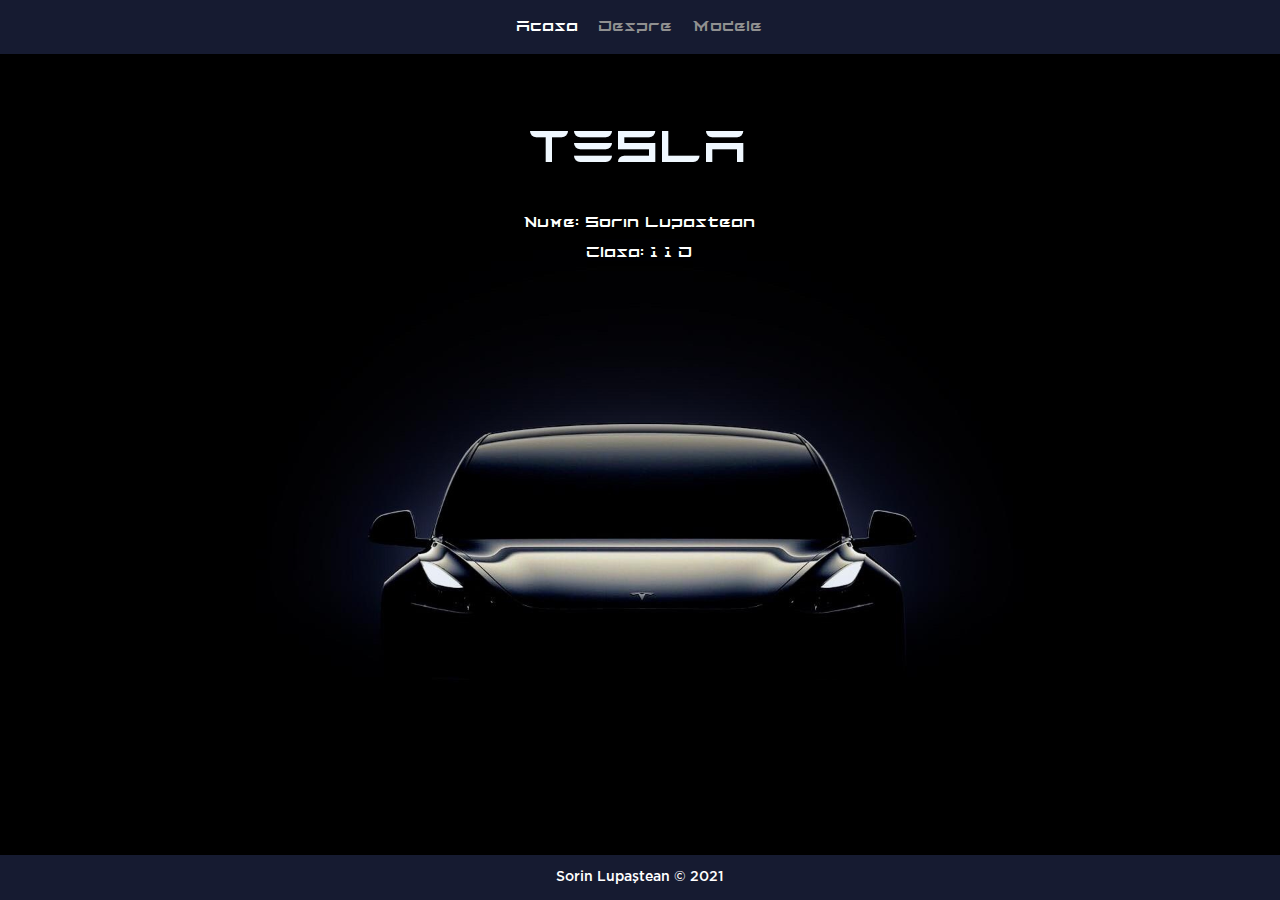
<file: index.html>
<html>
  <head>
    <title>Tesla</title>
    <link rel="stylesheet" href="design.css" />
  </head>

  <body>
    <ul class="meniu">
      <li class="actual"><a href="index.html">Acasa</a></li>
      <li><a href="despre.html">Despre</a></li>
      <li><a href="modele.html">Modele</a></li>
    </ul>
    <div class="hero">
      <br />
      <br />
      <h1 class="title">TESLA</h1>
      <p class="info-realizator">
        Nume: Sorin Lupastean <br />
        Clasa: 11D
      </p>
    </div>
    <div class="footer">Sorin Lupaştean © 2021</div>
  </body>
</html>
</file>
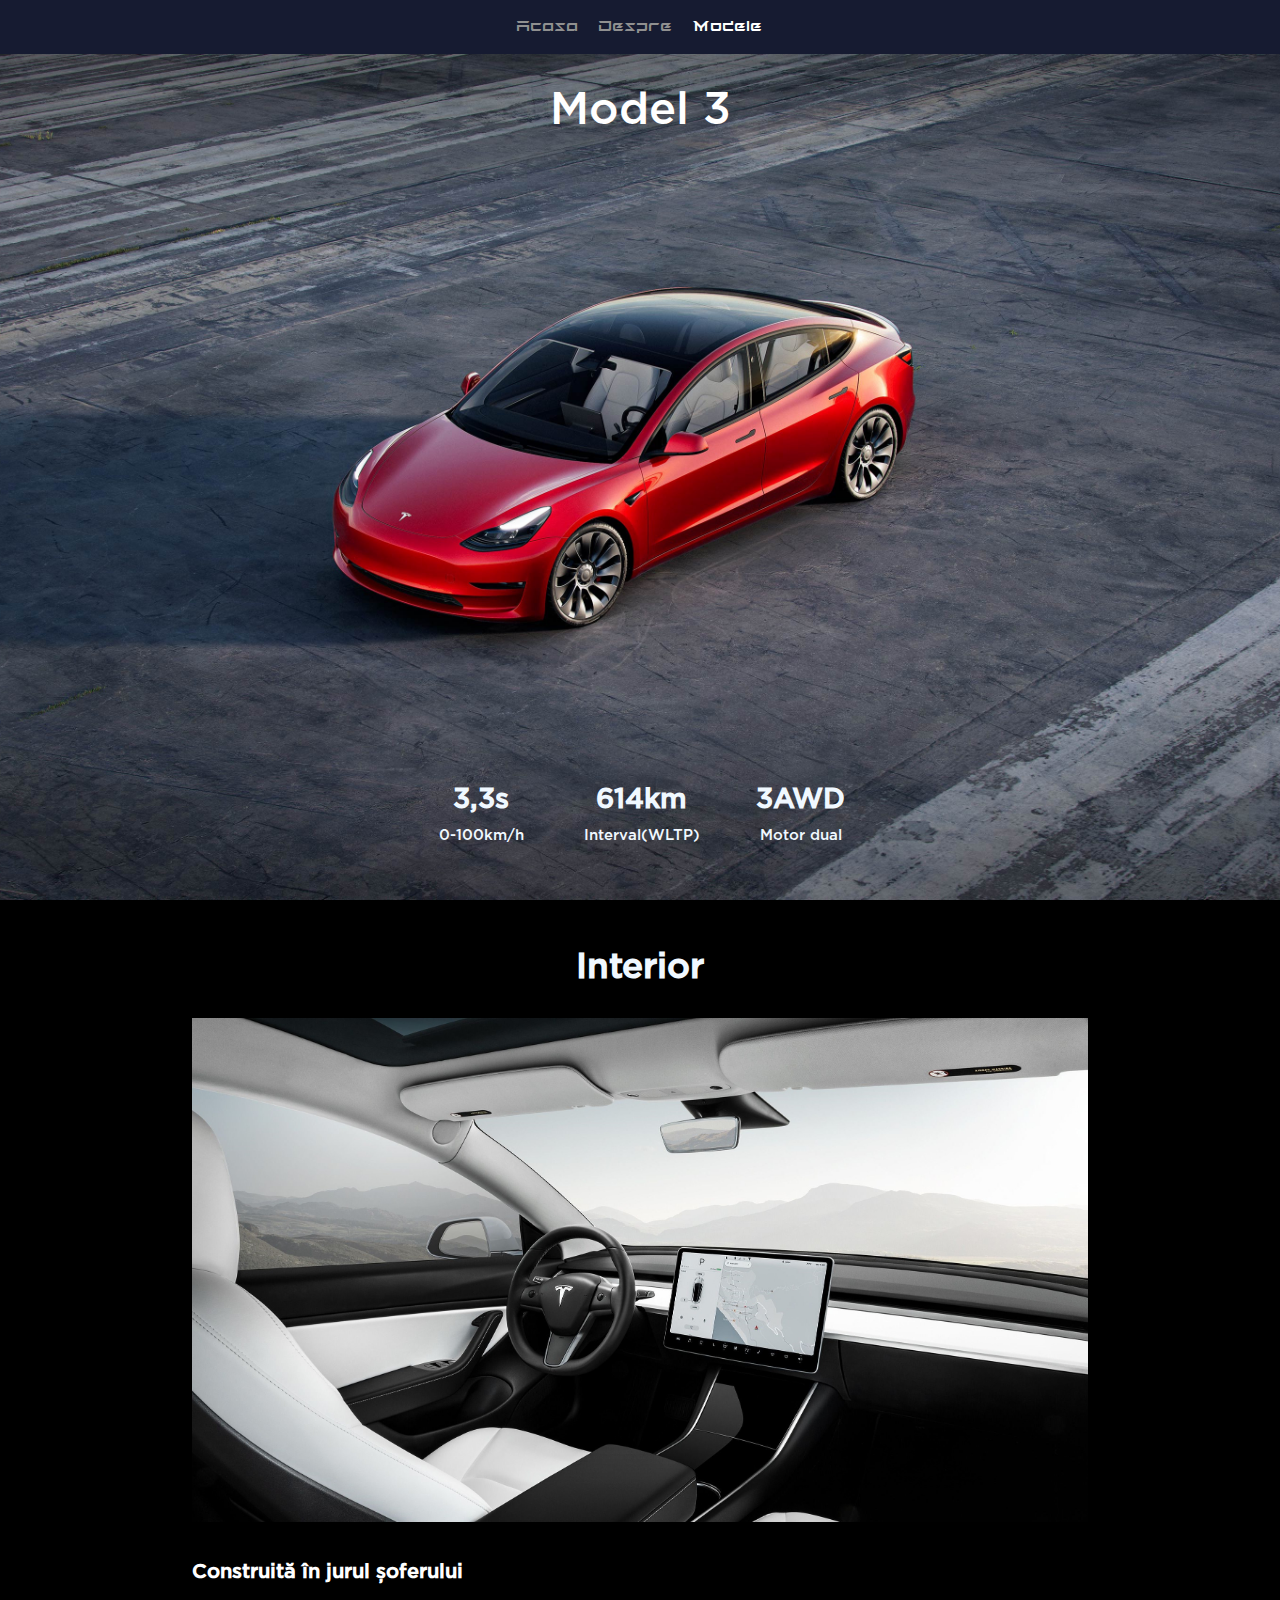
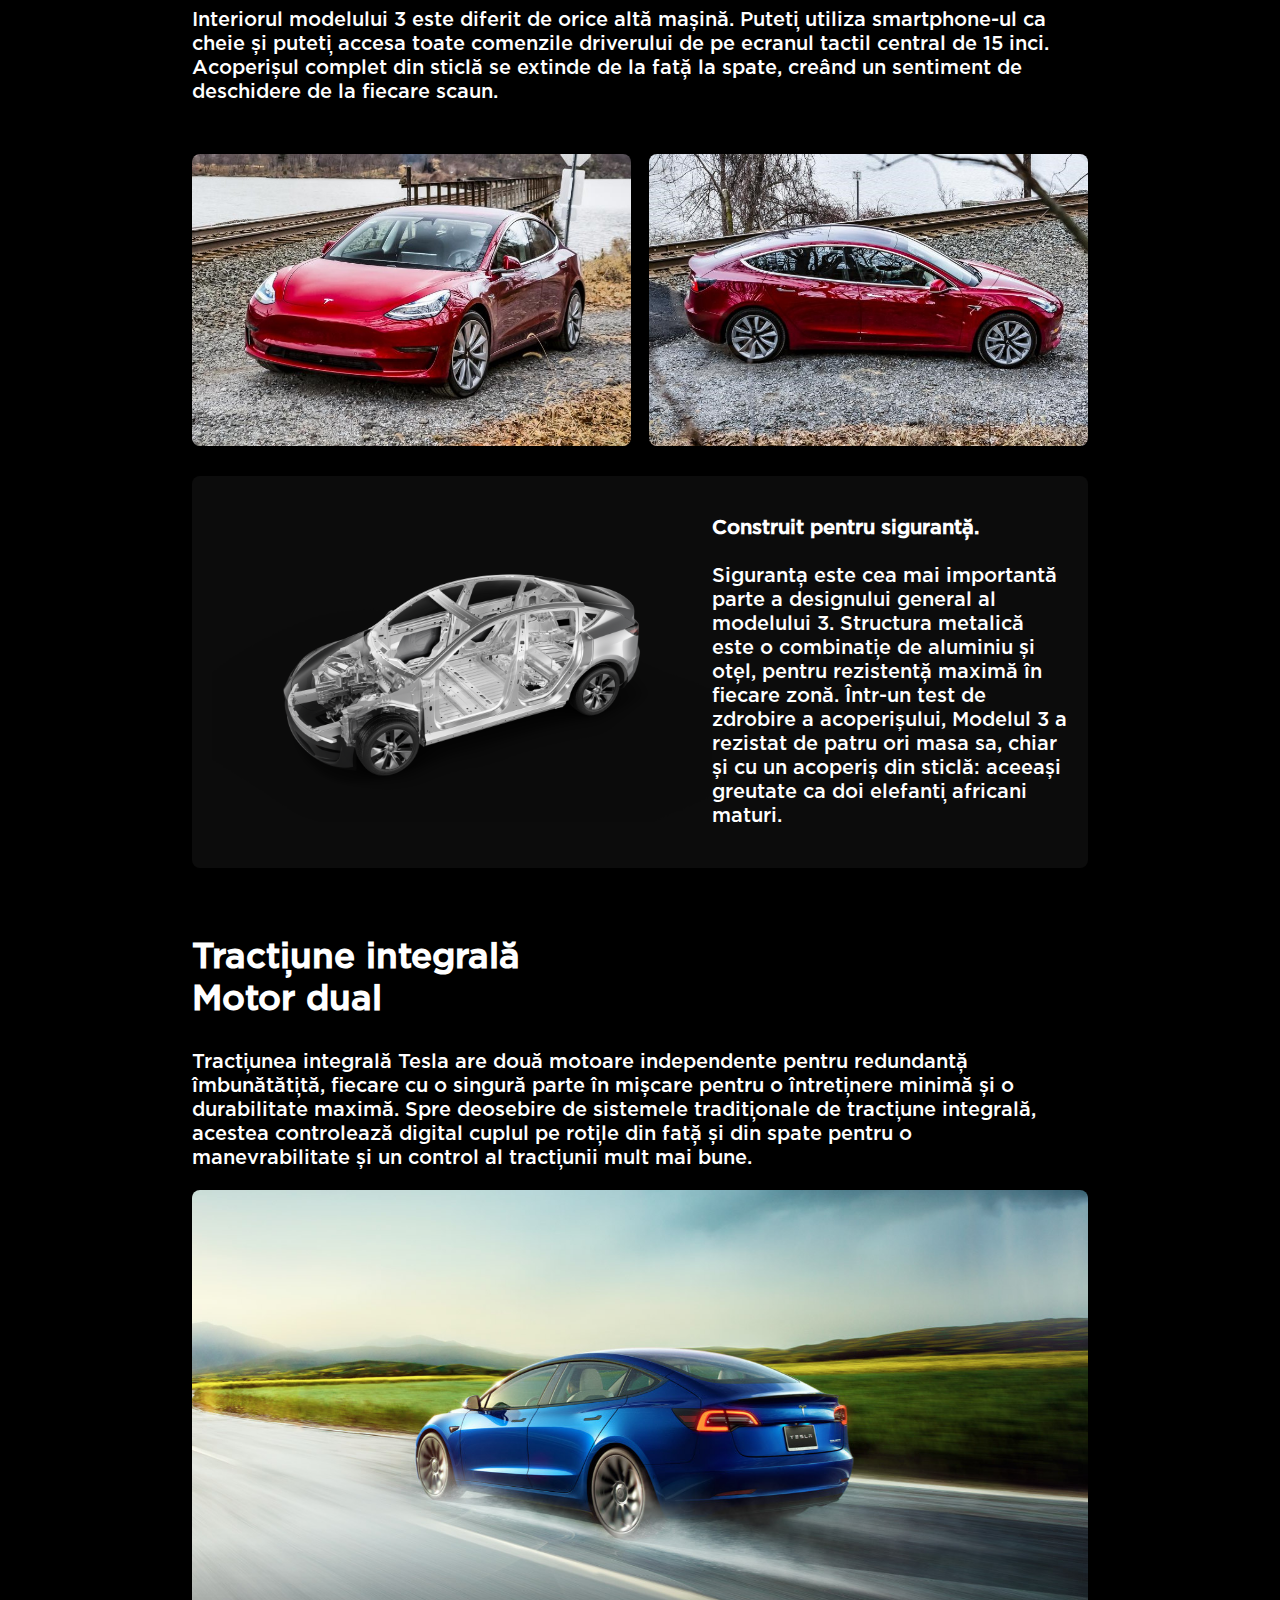
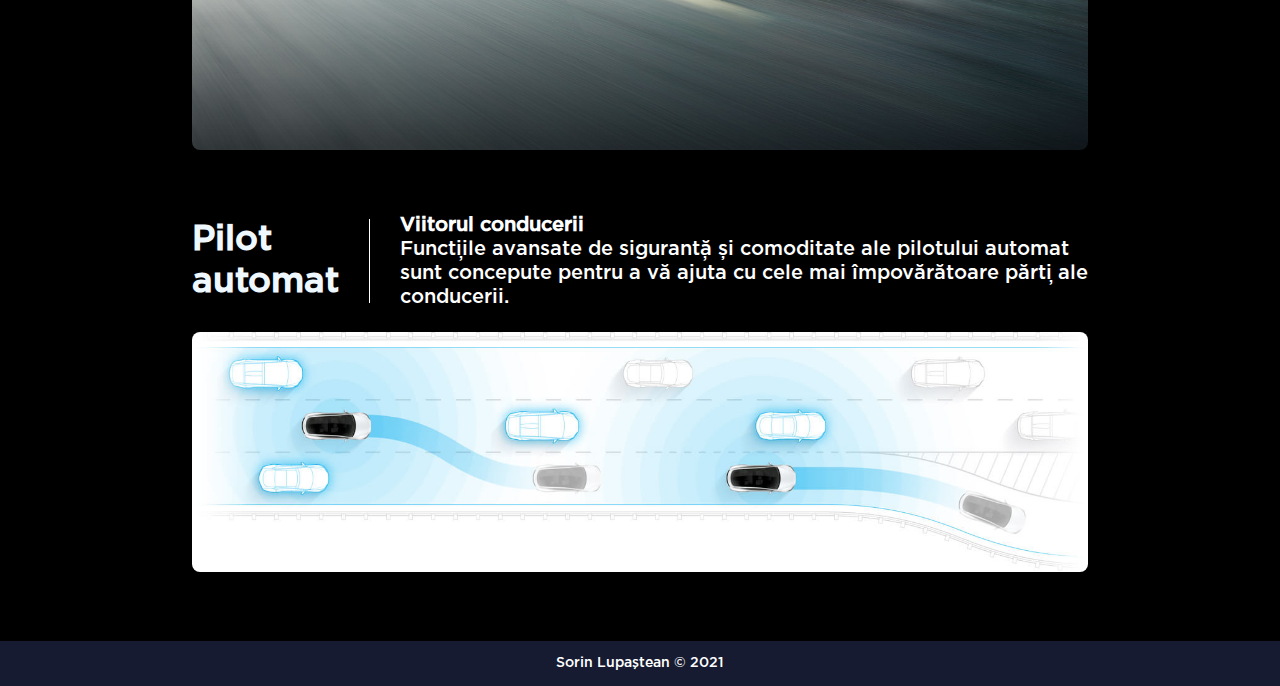
<file: model-3.html>
<html>
<head>
    <title>Model 3 | Tesla</title>
    <link rel="stylesheet" href="design.css">
</head>

<body>
    <ul class="meniu">
        <li><a href="index.html">Acasa</a></li>
        <li><a href="despre.html">Despre</a></li>
        <li class="actual"><a href="modele.html">Modele</a></li>
    </ul>
    <div class="model3">
        <h1>Model 3</h1>
        <br>
        <div class="models1">
            <div class="m1">
                <h4>3,3s</h4>
                <p>0-100km/h</p>
            </div>
            <div class="m1">
                <h4>614km</h4>
                <p>Interval(WLTP)</p>
            </div>
            <div class="m1">
                <h4>3AWD</h4>
                <p>Motor dual</p>
            </div>
        </div>
    </div>
    <br>
    <div class="interior">
        <h2>Interior</h2>
        <img src="imagini/model 3/interior.jpg">
        <br>
    </div>
    <div class="f12">
        <p>
            <b>Construită în jurul șoferului</b><br><br>Interiorul modelului 3 este diferit de orice altă mașină. Puteți
            utiliza
            smartphone-ul ca cheie și puteți accesa toate comenzile driverului de pe ecranul tactil central de 15 inci.
            Acoperișul complet din sticlă se extinde de la față la spate, creând un sentiment de deschidere de la
            fiecare scaun.
        </p>
    </div>
    <div class="model-imagini">
        <img src="imagini/model 3/model2.jpg">
        <img src="imagini/model 3/model1.jpg">
    </div>
    </div>
    <div class="sectiune">
        <div class="cont1">
        </div>
        <div class="cont12">
            <div>
                <img src="imagini/model 3/siguranta.jpg">
            </div>
            <div>
                <p> <b>Construit pentru siguranță.</b>
                    <br>
                    <br>
                    Siguranța este cea mai importantă parte a designului general al modelului 3. Structura metalică este
                    o combinație de aluminiu și oțel, pentru rezistență maximă în fiecare zonă. Într-un test de zdrobire
                    a acoperișului, Modelul 3 a rezistat de patru ori masa sa, chiar și cu un acoperiș din sticlă:
                    aceeași greutate ca doi elefanți africani maturi.
                </p>
            </div>
        </div>
        <div class="style">
            <div class="style1">
                <h2>Tracțiune integrală<br>Motor dual</h2>
                <p>
                    Tracțiunea integrală Tesla are două motoare independente pentru redundanță îmbunătățită, fiecare cu
                    o singură parte în mișcare pentru o întreținere minimă și o durabilitate maximă. Spre deosebire de
                    sistemele tradiționale de tracțiune integrală, acestea controlează digital cuplul pe roțile din față
                    și din spate pentru o manevrabilitate și un control al tracțiunii mult mai bune.
                </p>
            </div>
            <div class="style1">
                <img src="imagini/model 3/tractiune.jpg">
            </div>
        </div>
        <div class="future">
            <div class="f1">
                <h2>Pilot automat</h2>
                <p>
                    <b>Viitorul conducerii</b><br>Funcțiile avansate de siguranță și comoditate ale pilotului automat
                    sunt concepute pentru a vă ajuta cu cele mai împovărătoare părți ale conducerii.
                </p>
            </div>
            <div class="f2">
                <img src="imagini/viitorul.jpg">
            </div>
        </div>
    </div>
    <div class="footer">Sorin Lupaştean © 2021</div>

</body>

</html>
</file>
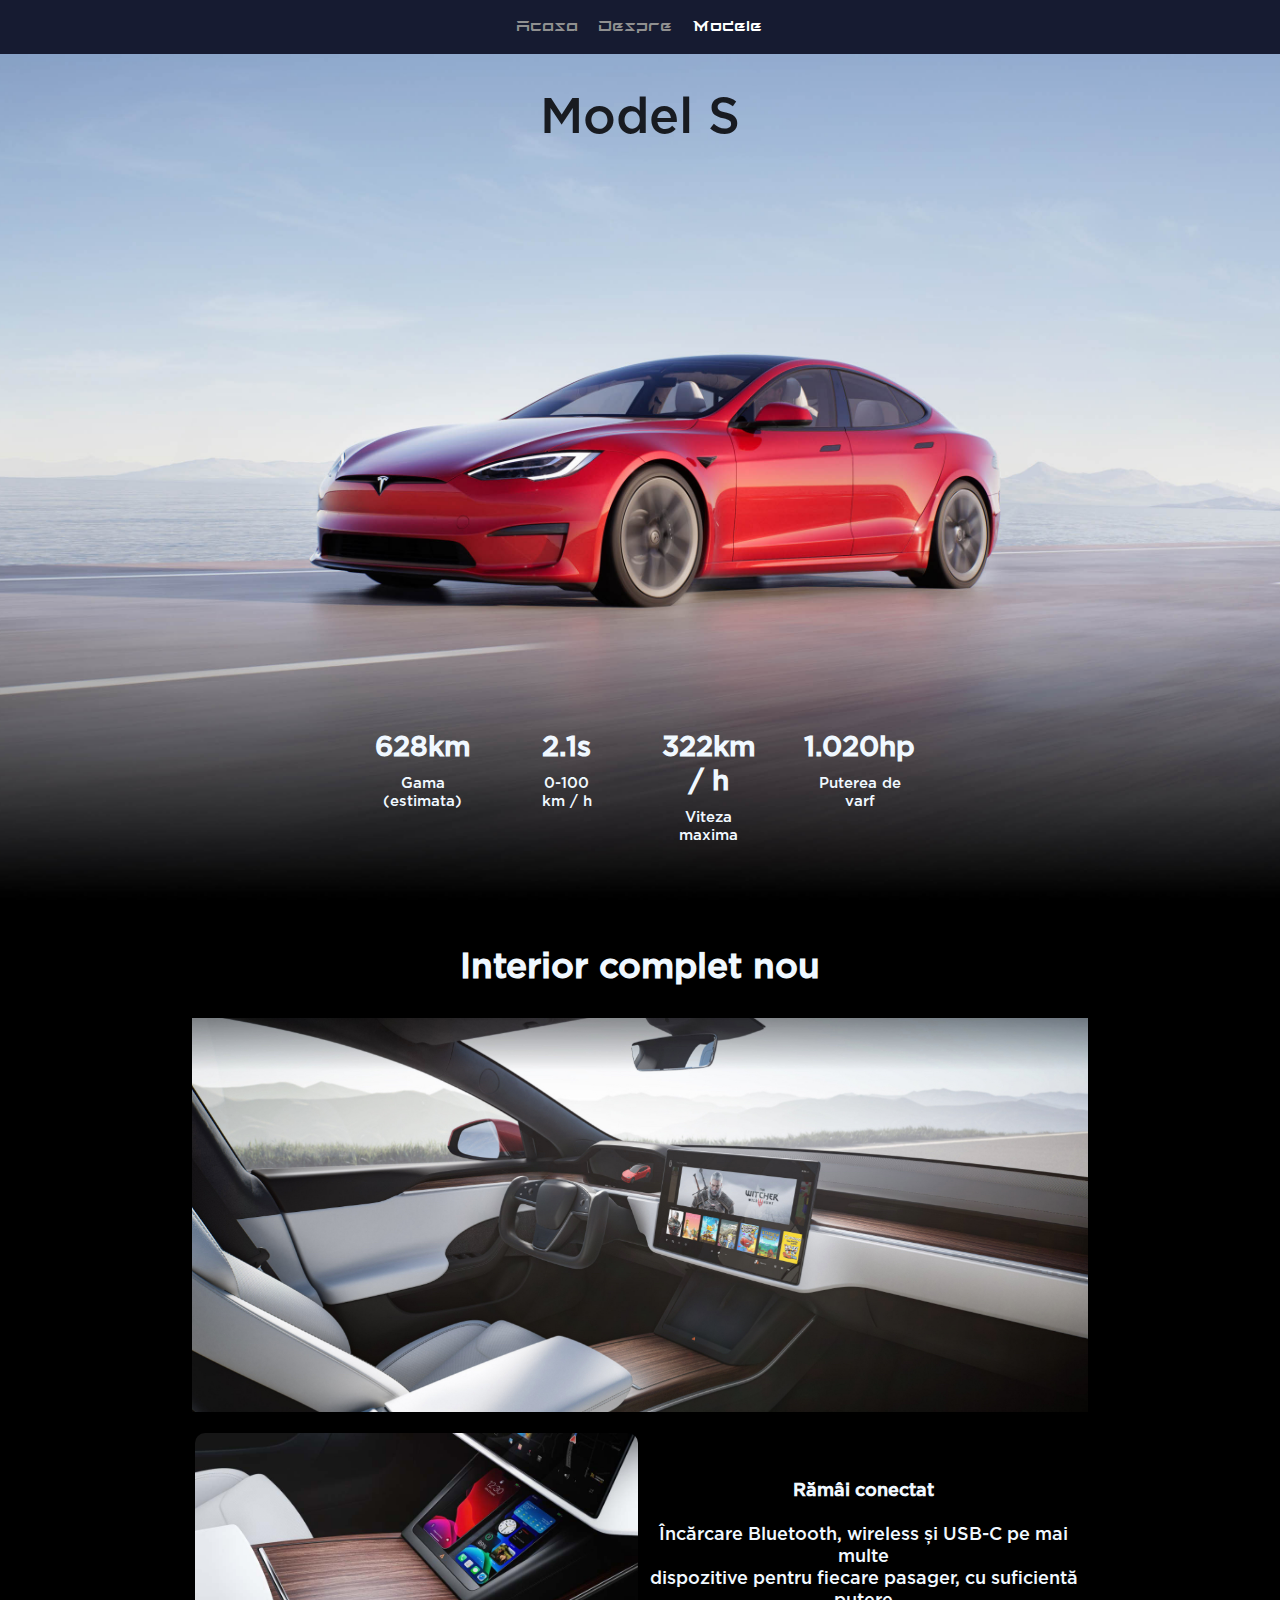
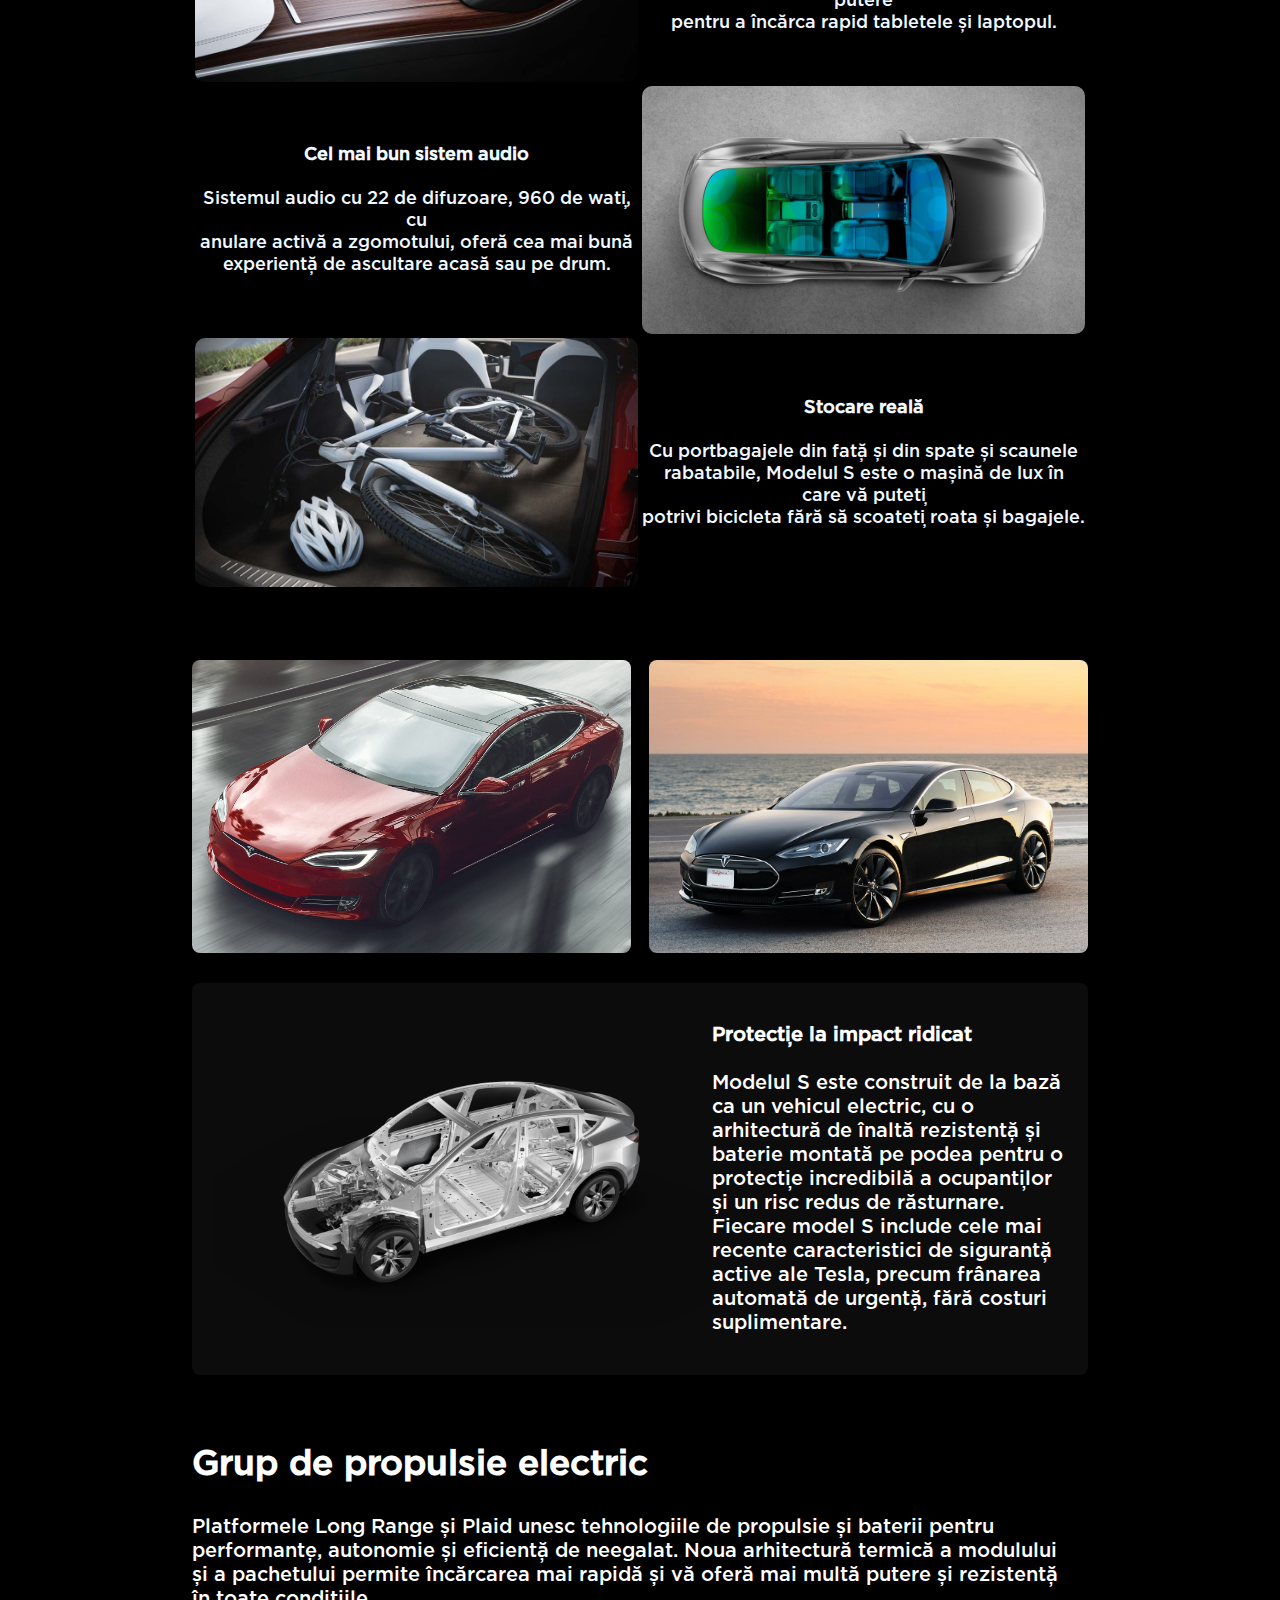
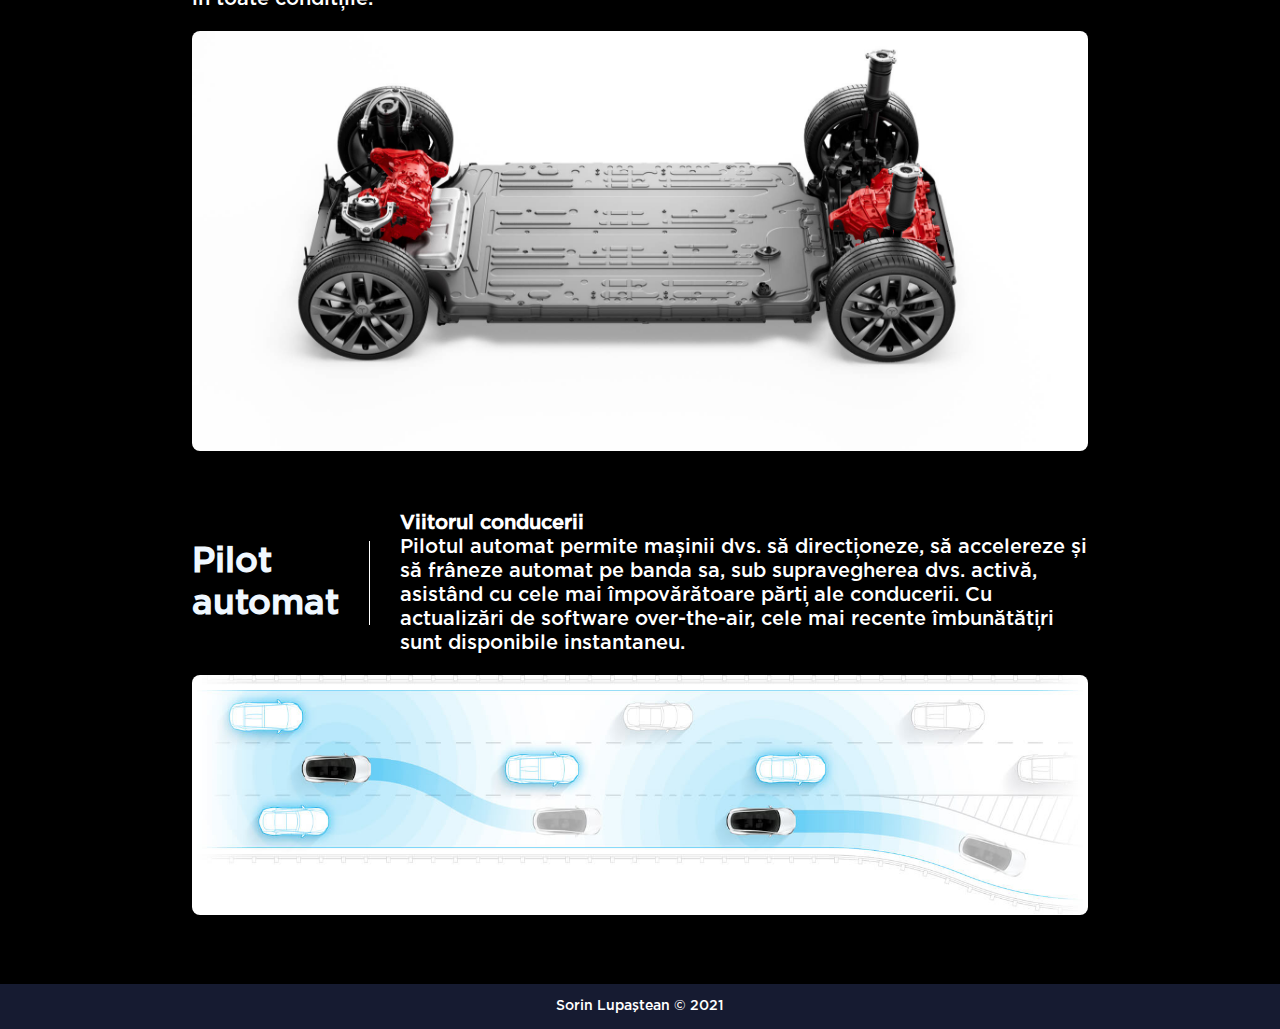
<file: model-s.html>
<html>
  <head>
    <title class="title1">Model S | Tesla</title>
    <link rel="stylesheet" href="design.css" />
  </head>

  <body>
    <ul class="meniu">
      <li><a href="index.html">Acasa</a></li>
      <li><a href="despre.html">Despre</a></li>
      <li class="actual"><a href="modele.html">Modele</a></li>
    </ul>
    <div class="models">
      <h1>Model S</h1>
      <br />
      <div class="models1">
        <div class="m1">
          <h4>628km</h4>
          <p>Gama (estimata)</p>
        </div>
        <div class="m1">
          <h4>2.1s</h4>
          <p>0-100 km / h</p>
        </div>
        <div class="m1">
          <h4>322km / h</h4>
          <p>Viteza maxima</p>
        </div>
        <div class="m1">
          <h4>1.020hp</h4>
          <p>Puterea de varf</p>
        </div>
      </div>
    </div>
    <br />
    <div class="interior">
      <h2>Interior complet nou</h2>
      <img src="imagini/model S/interior.jpg" />
      <br />
    </div>
    <div align="center" class="r-table">
      <table>
        <tr>
          <td>
            <img src="imagini/model S/ramai conectat.jpg" />
          </td>

          <td align="center">
            <b>Rămâi conectat</b><br /><br />Încărcare Bluetooth, wireless și
            USB-C pe mai multe<br />
            dispozitive pentru fiecare pasager, cu suficientă putere<br />
            pentru a încărca rapid tabletele și laptopul.
          </td>
        </tr>
        <tr>
          <td align="center">
            <b>Cel mai bun sistem audio</b><br /><br />Sistemul audio cu 22 de
            difuzoare, 960 de wați, cu<br />anulare activă a zgomotului, oferă
            cea mai bună<br />experiență de ascultare acasă sau pe drum.
          </td>
          <td>
            <img src="imagini/model S/sistem audio.jpg" />
          </td>
        </tr>
        <tr>
          <td>
            <img src="imagini/model S/stocare.jpg" />
          </td>
          <td align="center">
            <b>Stocare reală</b><br /><br />Cu portbagajele din față și din
            spate și scaunele<br />rabatabile, Modelul S este o mașină de lux în
            care vă puteți<br />potrivi bicicleta fără să scoateți roata și
            bagajele.
          </td>
        </tr>
      </table>
    </div>
    <div class="model-imagini">
      <img src="imagini/model S/model1.jpg" />
      <img src="imagini/model S/model2.jpg" />
    </div>
    <div class="sectiune">
      <div class="cont1"></div>
      <div class="cont12">
        <div>
          <img src="imagini/model S/siguranta.jpg" />
        </div>
        <div>
          <p>
            <b>Protecție la impact ridicat</b>
            <br />
            <br />
            Modelul S este construit de la bază ca un vehicul electric, cu o
            arhitectură de înaltă rezistență și baterie montată pe podea pentru
            o protecție incredibilă a ocupanților și un risc redus de
            răsturnare. Fiecare model S include cele mai recente caracteristici
            de siguranță active ale Tesla, precum frânarea automată de urgență,
            fără costuri suplimentare.
          </p>
        </div>
      </div>
      <div class="style">
        <div class="style1">
          <h2>Grup de propulsie electric</h2>
          <p>
            Platformele Long Range și Plaid unesc tehnologiile de propulsie și
            baterii pentru performanțe, autonomie și eficiență de neegalat. Noua
            arhitectură termică a modulului și a pachetului permite încărcarea
            mai rapidă și vă oferă mai multă putere și rezistență în toate
            condițiile.
          </p>
        </div>
        <div class="style1">
          <img src="imagini/model S/propulsie.jpg" />
        </div>
      </div>
      <div class="future">
        <div class="f1">
          <h2>Pilot automat</h2>
          <p>
            <b>Viitorul conducerii</b><br />Pilotul automat permite mașinii dvs.
            să direcționeze, să accelereze și să frâneze automat pe banda sa,
            sub supravegherea dvs. activă, asistând cu cele mai împovărătoare
            părți ale conducerii. Cu actualizări de software over-the-air, cele
            mai recente îmbunătățiri sunt disponibile instantaneu.
          </p>
        </div>
        <div class="f2">
          <img src="imagini/viitorul.jpg" />
        </div>
      </div>
    </div>
    <div class="footer">Sorin Lupaştean © 2021</div>
  </body>
</html>
</file>
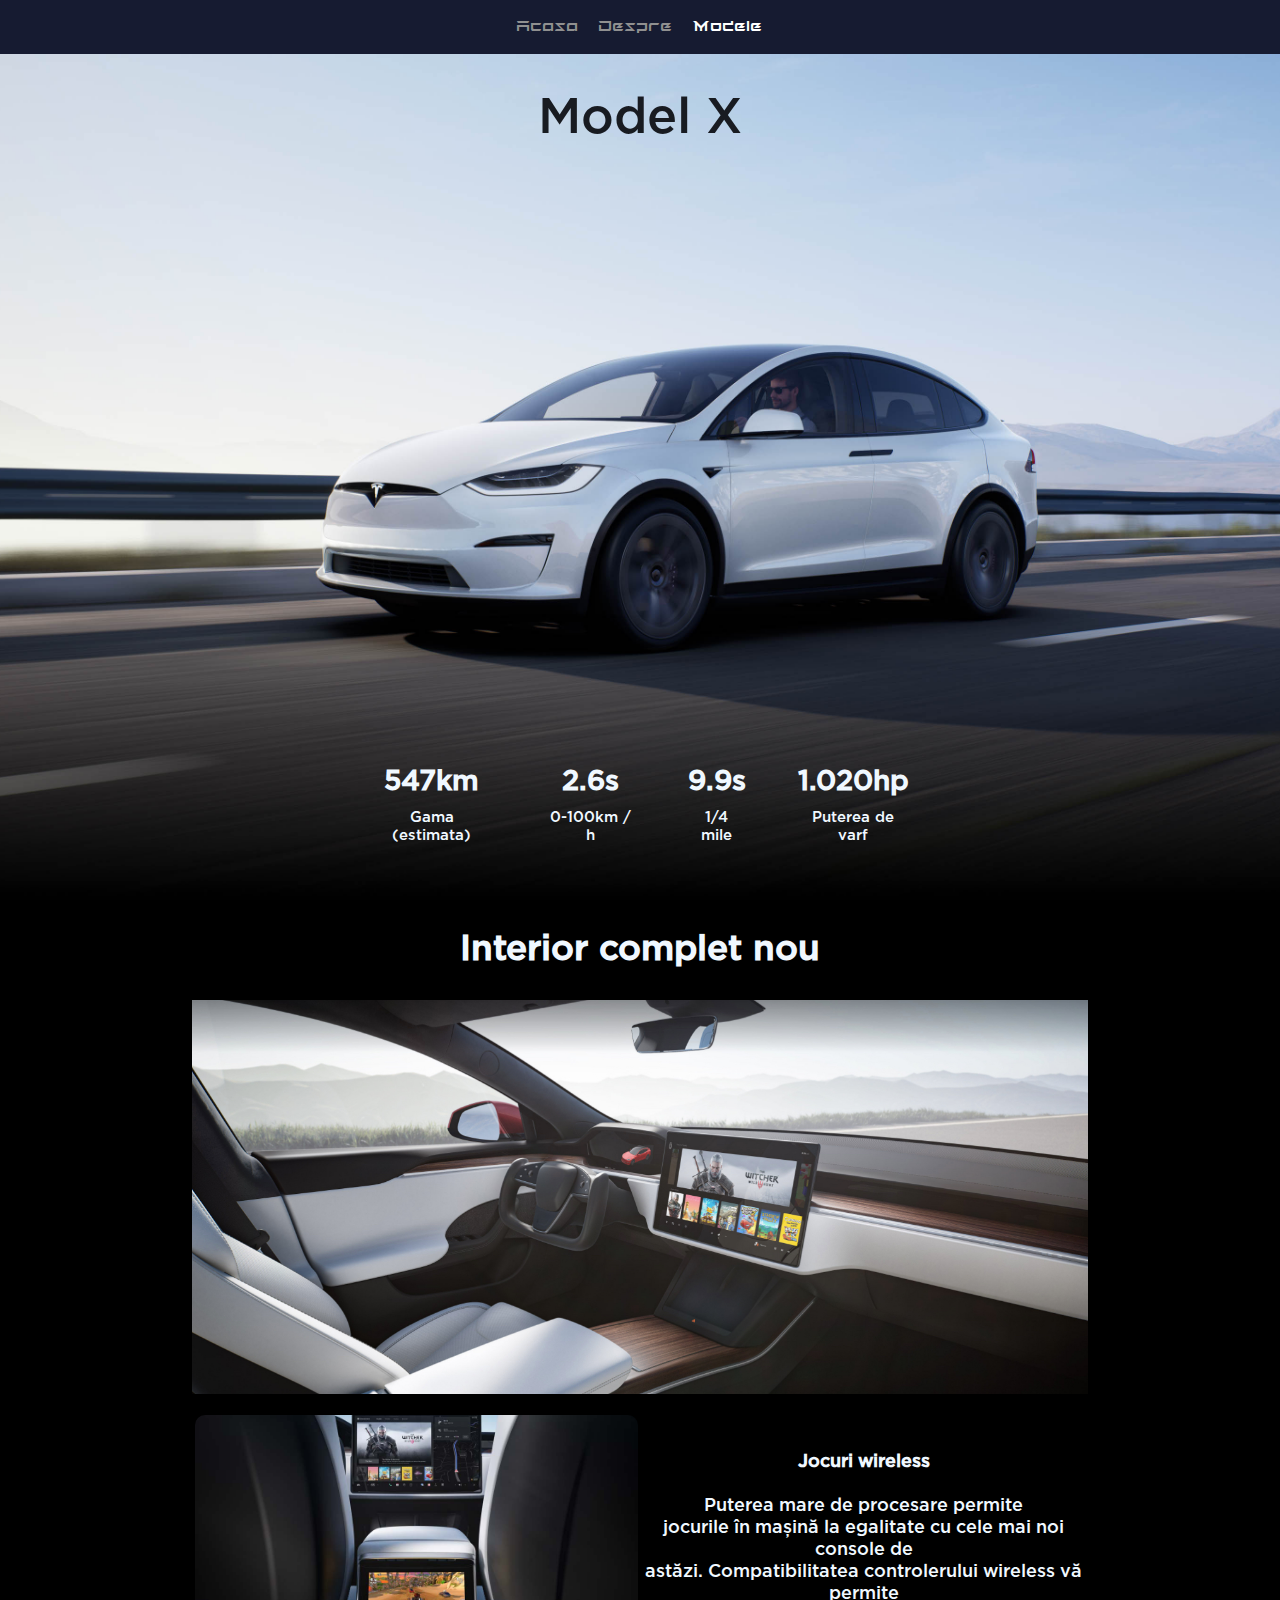
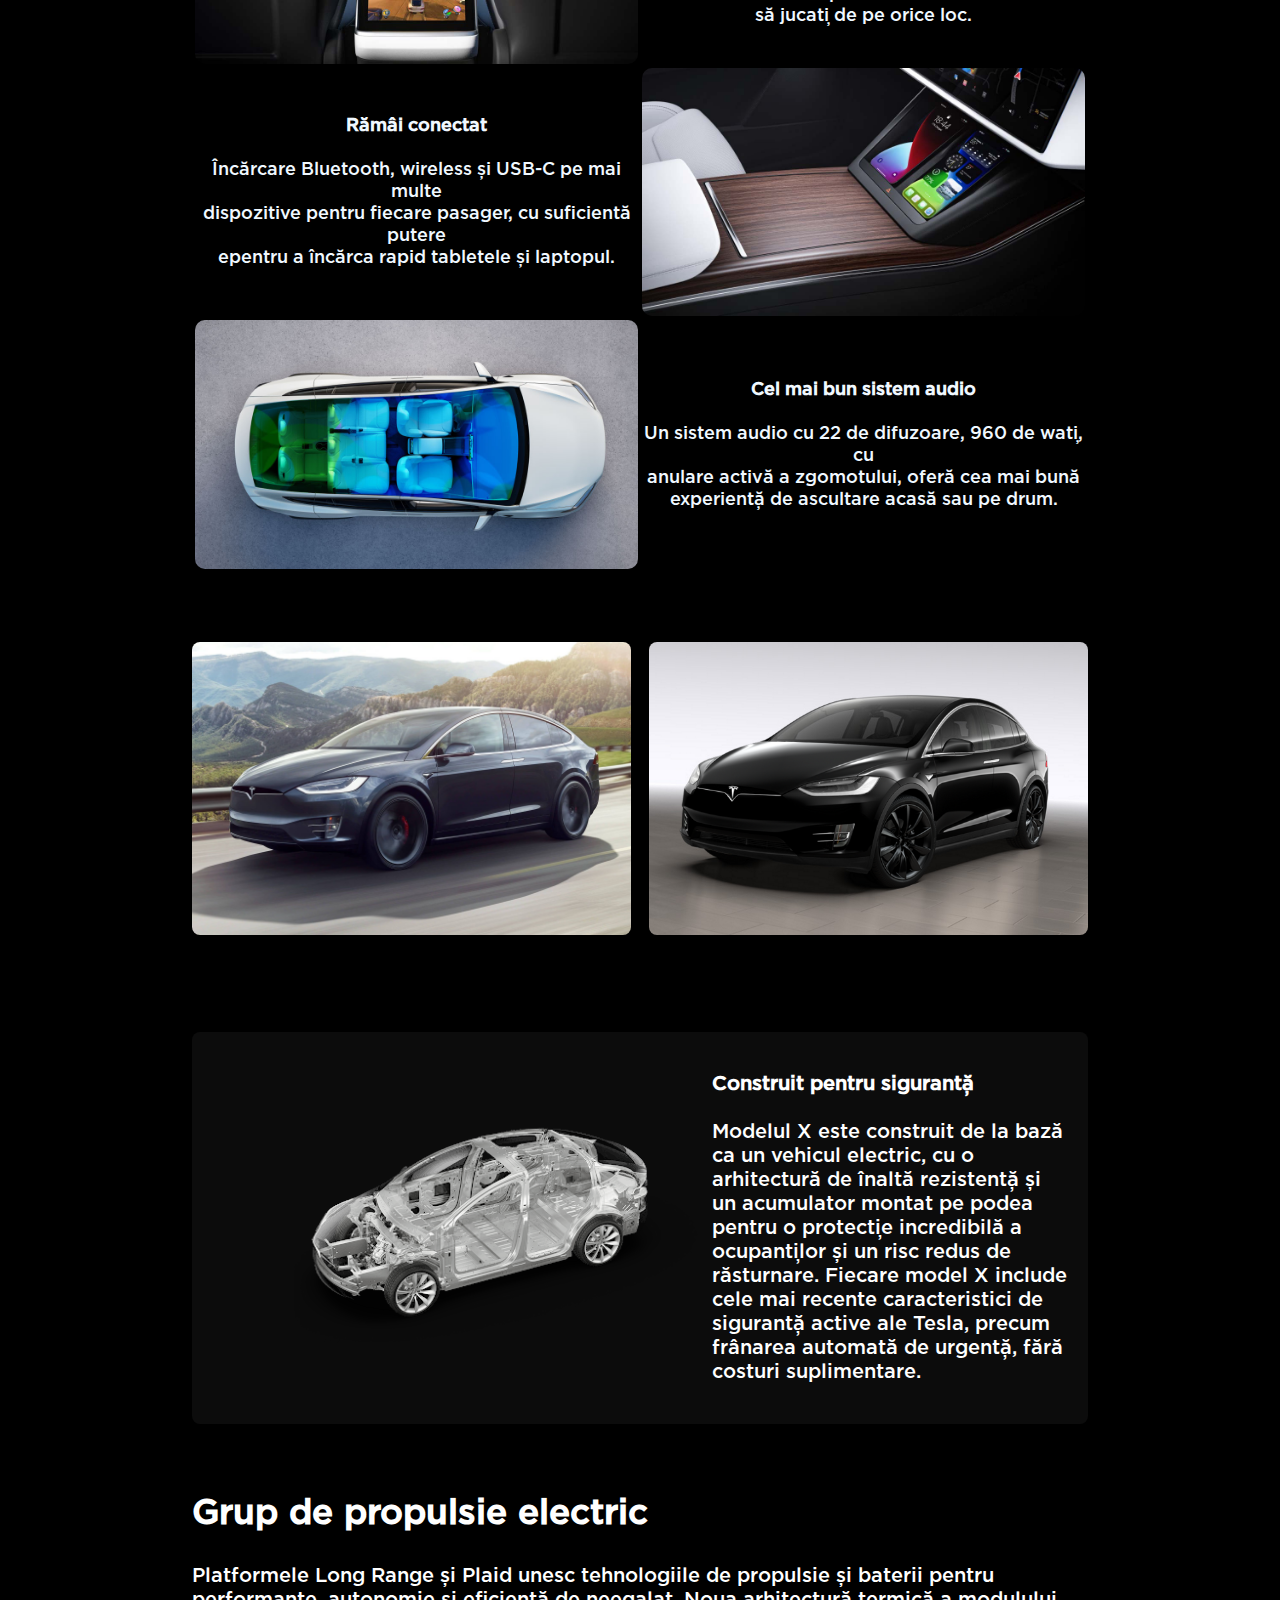
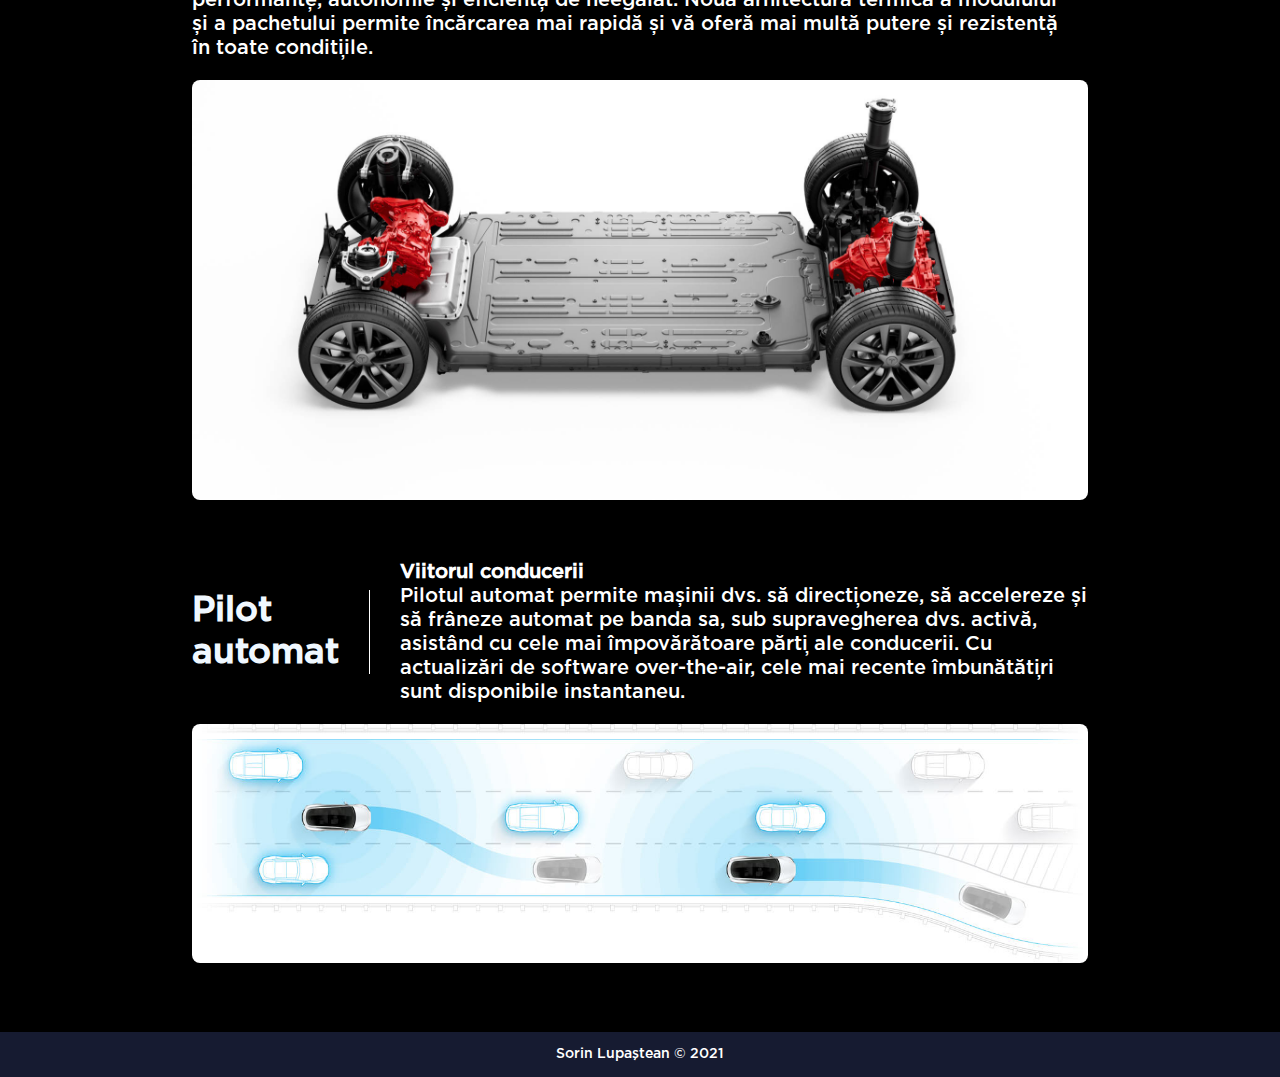
<file: model-x.html>
<html>
  <head>
    <title>Model X | Tesla</title>
    <link rel="stylesheet" href="design.css" />
  </head>

  <body>
    <ul class="meniu">
      <li><a href="index.html">Acasa</a></li>
      <li><a href="despre.html">Despre</a></li>
      <li class="actual"><a href="modele.html">Modele</a></li>
    </ul>
    <div class="modelx">
      <h1>Model X</h1>
      <div class="models1">
        <div class="m1">
          <h4>547km</h4>
          <p>Gama (estimata)</p>
        </div>
        <div class="m1">
          <h4>2.6s</h4>
          <p>0-100km / h</p>
        </div>
        <div class="m1">
          <h4>9.9s</h4>
          <p>1/4 mile</p>
        </div>
        <div class="m1">
          <h4>1.020hp</h4>
          <p>Puterea de varf</p>
        </div>
      </div>
    </div>
    <div class="interior">
      <h2>Interior complet nou</h2>
      <img src="imagini/model X/interior.jpg" />
      <br />
    </div>
    <div align="center" class="r-table">
      <table>
        <tr>
          <td>
            <img src="imagini/model X/jocuri.jpg" />
          </td>

          <td align="center">
            <b>Jocuri wireless</b><br /><br />Puterea mare de procesare
            permite<br />
            jocurile în mașină la egalitate cu cele mai noi console de<br />
            astăzi. Compatibilitatea controlerului wireless vă permite<br />să
            jucați de pe orice loc.
          </td>
        </tr>
        <tr>
          <td align="center">
            <b>Rămâi conectat</b><br /><br />Încărcare Bluetooth, wireless și
            USB-C pe mai multe<br />dispozitive pentru fiecare pasager, cu
            suficientă putere<br />epentru a încărca rapid tabletele și
            laptopul.
          </td>
          <td>
            <img src="imagini/model X/conectare.jpg" />
          </td>
        </tr>
        <tr>
          <td>
            <img src="imagini/model X/audio.jpg" />
          </td>
          <td align="center">
            <b>Cel mai bun sistem audio</b><br /><br />Un sistem audio cu 22 de
            difuzoare, 960 de wați, cu<br />
            anulare activă a zgomotului, oferă cea mai bună<br />
            experiență de ascultare acasă sau pe drum.
          </td>
        </tr>
      </table>
    </div>
    <div class="model-imagini">
      <img src="imagini/model X/model1.jpg" />
      <img src="imagini/model X/model2.jpg" />
    </div>
    <div class="sectiune">
      <div class="cont1">
        <h2>Siguranță</h2>
      </div>
      <div class="cont12">
        <div>
          <img src="imagini/model X/siguranta.png" />
        </div>
        <div>
          <p>
            <b>Construit pentru siguranță</b>
            <br />
            <br />
            Modelul X este construit de la bază ca un vehicul electric, cu o
            arhitectură de înaltă rezistență și un acumulator montat pe podea
            pentru o protecție incredibilă a ocupanților și un risc redus de
            răsturnare. Fiecare model X include cele mai recente caracteristici
            de siguranță active ale Tesla, precum frânarea automată de urgență,
            fără costuri suplimentare.
          </p>
        </div>
      </div>
      <div class="style">
        <div class="style1">
          <h2>Grup de propulsie electric</h2>
          <p>
            Platformele Long Range și Plaid unesc tehnologiile de propulsie și
            baterii pentru performanțe, autonomie și eficiență de neegalat. Noua
            arhitectură termică a modulului și a pachetului permite încărcarea
            mai rapidă și vă oferă mai multă putere și rezistență în toate
            condițiile.
          </p>
        </div>
        <div class="style1">
          <img src="imagini/model S/propulsie.jpg" />
        </div>
      </div>
      <div class="future">
        <div class="f1">
          <h2>Pilot automat</h2>
          <p>
            <b>Viitorul conducerii</b><br />Pilotul automat permite mașinii dvs.
            să direcționeze, să accelereze și să frâneze automat pe banda sa,
            sub supravegherea dvs. activă, asistând cu cele mai împovărătoare
            părți ale conducerii. Cu actualizări de software over-the-air, cele
            mai recente îmbunătățiri sunt disponibile instantaneu.
          </p>
        </div>
        <div class="f2">
          <img src="imagini/viitorul.jpg" />
        </div>
      </div>
    </div>
    <div class="footer">Sorin Lupaştean © 2021</div>
  </body>
</html>
</file>
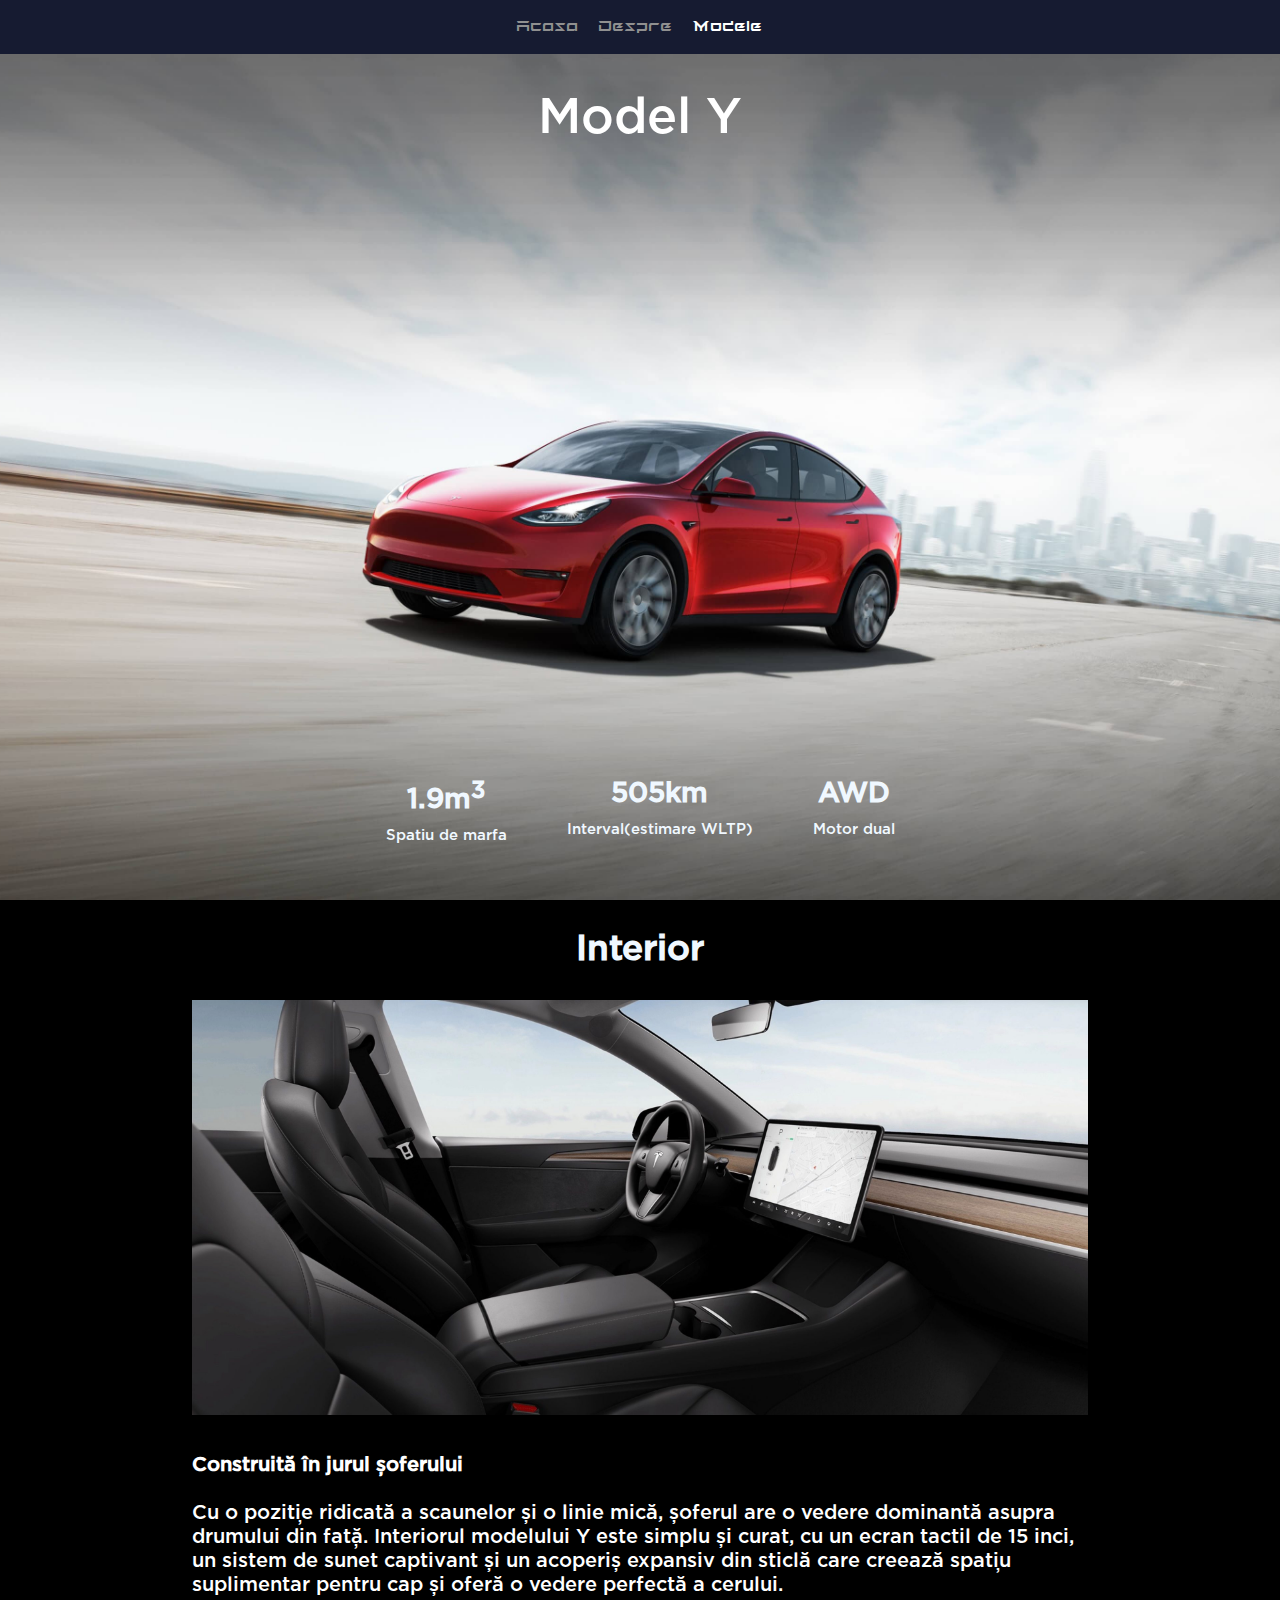
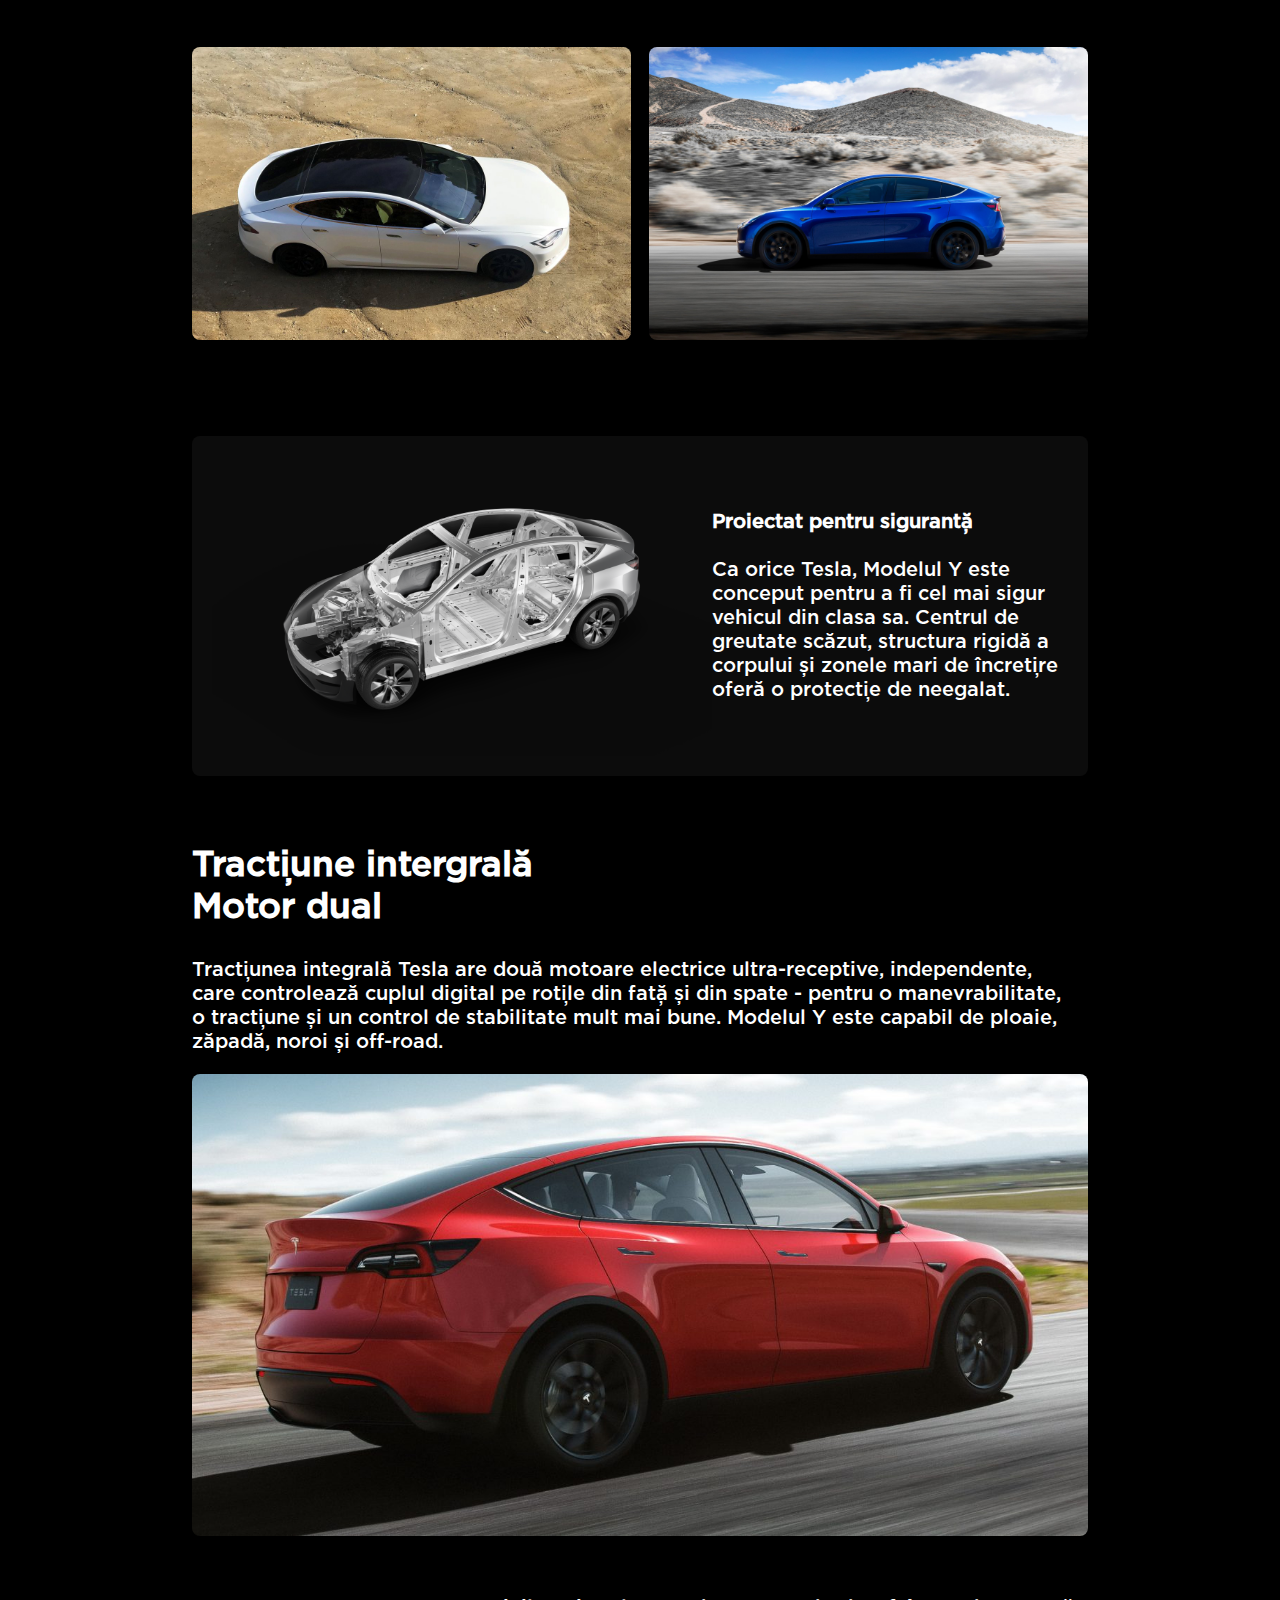
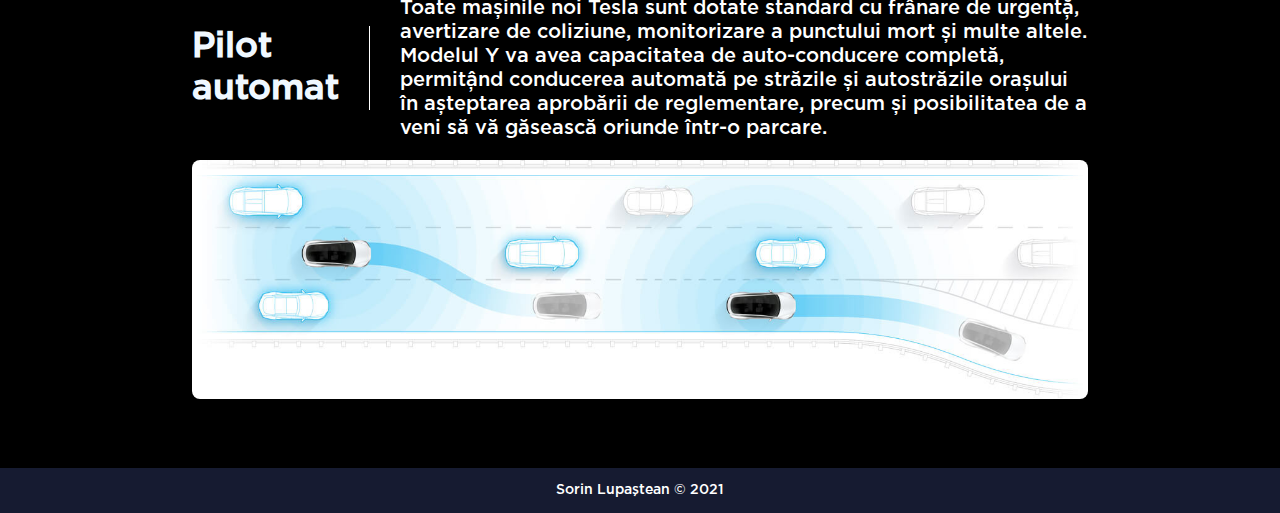
<file: model-y.html>
<html>

<head>
    <title>Model Y | Tesla</title>
    <link rel="stylesheet" href="design.css">
</head>

<body>
    <ul class="meniu">
        <li><a href="index.html">Acasa</a></li>
        <li><a href="despre.html">Despre</a></li>
        <li class="actual"><a href="modele.html">Modele</a></li>
    </ul>
    <div class="modely">
        <h1>Model Y</h1>
        <div class="models1">
            <div class="m1">
                <h4>1.9m<sup>3</sup></h4>
                <p>Spatiu de marfa</p>
            </div>
            <div class="m1">
                <h4>505km</h4>
                <p>Interval(estimare WLTP)</p>
            </div>
            <div class="m1">
                <h4>AWD</h4>
                <p>Motor dual</p>
            </div>
        </div>
    </div>
    <div class="interior">
        <h2>Interior</h2>
        <img src="imagini/model Y/interior.jpg">
        <br>
    </div>
    <div class="f12">
        <p>
            <b>Construită în jurul șoferului</b><br><br>Cu o poziție ridicată a scaunelor și o linie mică, șoferul are o
            vedere dominantă asupra drumului din față. Interiorul modelului Y este simplu și curat, cu un ecran tactil
            de 15 inci, un sistem de sunet captivant și un acoperiș expansiv din sticlă care creează spațiu suplimentar
            pentru cap și oferă o vedere perfectă a cerului.
        </p>
    </div>
    <div class="model-imagini">
        <img src="imagini/model Y/model1.jpg">
        <img src="imagini/model Y/model2.jpg">
    </div>
    </div>
    <div class="sectiune">
        <div class="cont1">
            <h2>Siguranță</h2>
        </div>
        <div class="cont12">
            <div>
                <img src="imagini/model Y/siguranta.jpg">
            </div>
            <div>
                <p> <b>Proiectat pentru siguranță</b>
                    <br>
                    <br>
                    Ca orice Tesla, Modelul Y este conceput pentru a fi cel mai sigur vehicul din clasa sa. Centrul de
                    greutate scăzut, structura rigidă a corpului și zonele mari de încrețire oferă o protecție de
                    neegalat.
                </p>
            </div>
        </div>
        <div class="style">
            <div class="style1">
                <h2>Tracțiune intergrală<br>Motor dual</h2>
                <p>
                    Tracțiunea integrală Tesla are două motoare electrice ultra-receptive, independente, care
                    controlează cuplul digital pe roțile din față și din spate - pentru o manevrabilitate, o tracțiune
                    și un control de stabilitate mult mai bune. Modelul Y este capabil de ploaie, zăpadă, noroi și
                    off-road.
                </p>
            </div>
            <div class="style1">
                <img src="imagini/model Y/tractiune.jpg">
            </div>
        </div>
        <div class="future">
            <div class="f1">
                <h2>Pilot automat</h2>
                <p>
                    Toate mașinile noi Tesla sunt dotate standard cu frânare de urgență,
                    avertizare de coliziune,
                    monitorizare a punctului mort și multe altele. Modelul Y va avea capacitatea de auto-conducere
                    completă, permițând conducerea automată pe străzile și autostrăzile orașului în așteptarea
                    aprobării de reglementare, precum și posibilitatea de a veni să vă găsească oriunde într-o
                    parcare.
                </p>
            </div>
            <div class="f2">
                <img src="imagini/viitorul.jpg">
            </div>
        </div>
    </div>

    <div class="footer">Sorin Lupaştean © 2021</div>
</body>

</html>
</file>
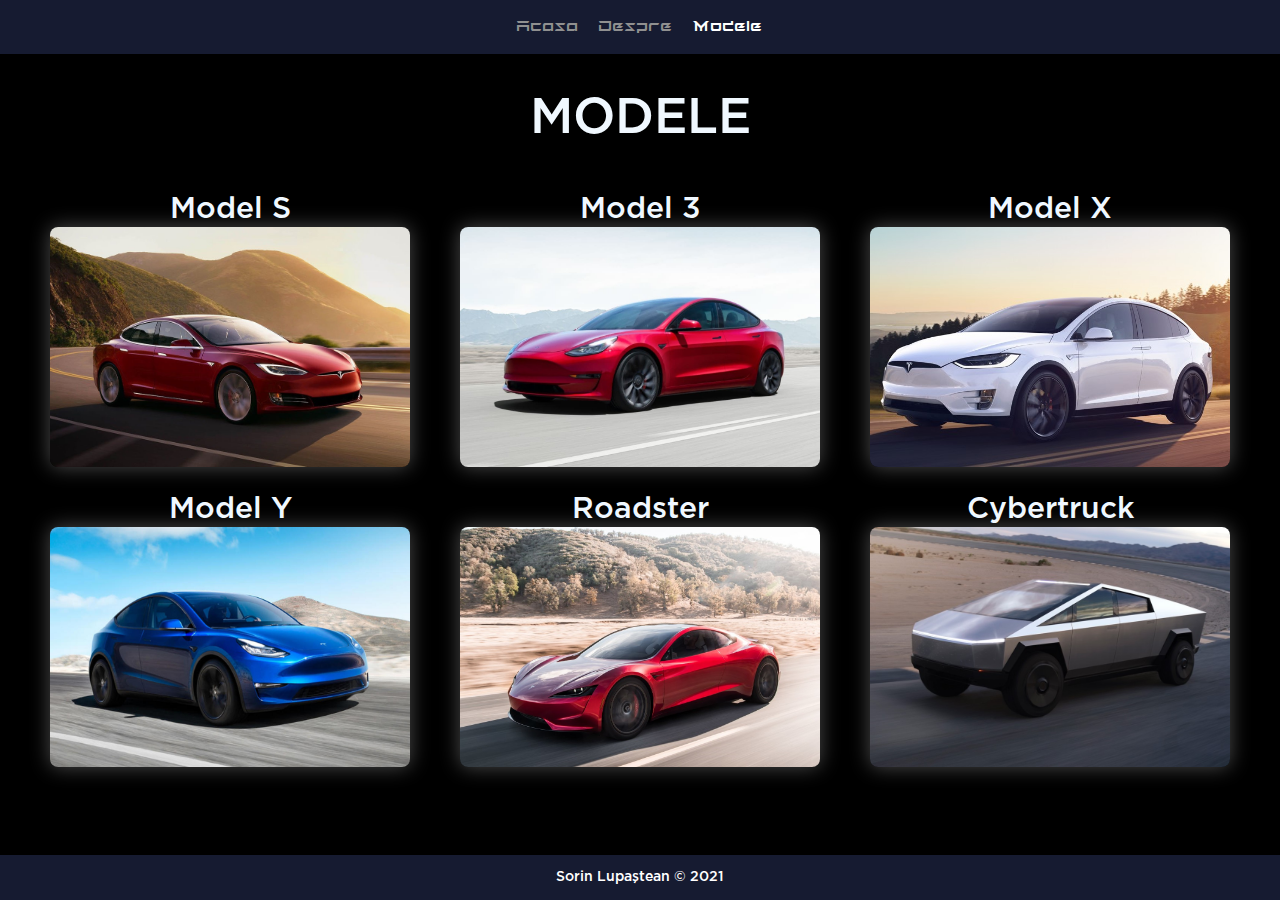
<file: modele.html>
<html>
  <head>
    <title>Modele | Tesla</title>
    <link rel="stylesheet" href="design.css" />
  </head>

  <body class="mod">
    <ul class="meniu">
      <li><a href="index.html">Acasa</a></li>
      <li><a href="despre.html">Despre</a></li>
      <li class="actual"><a href="modele.html">Modele</a></li>
    </ul>
    <div class="content-modele">
      <div class="modele">
        <h1>MODELE</h1>
      </div>
      <div align="center" class="tipuri">
        <div class="tip">
          <p style="color: aliceblue">Model S</p>
          <a href="model-s.html"><img src="imagini/model S.jpg" /></a>
        </div>
        <div class="tip">
          <p style="color: aliceblue">Model 3</p>
          <a href="model-3.html"><img src="imagini/model 3.jpg" /></a>
        </div>
        <div class="tip">
          <p style="color: aliceblue">Model X</p>
          <a href="model-x.html"><img src="imagini/model X.jpg" /></a>
        </div>
        <div class="tip">
          <p style="color: aliceblue">Model Y</p>
          <a href="model-y.html"><img src="imagini/model Y.jpg" /></a>
        </div>
        <div class="tip">
          <p style="color: aliceblue">Roadster</p>
          <a href="roadster.html"><img src="imagini/roadster.jpg" /></a>
        </div>
        <div class="tip">
          <p style="color: aliceblue">Cybertruck</p>
          <a href="cybertruck.html"><img src="imagini/cybertruck.jpeg" /></a>
        </div>
      </div>
    </div>
    <div class="footer">Sorin Lupaştean © 2021</div>
  </body>
</html>
</file>
<file: design.css>
@font-face {
  font-family: "Tesla";
  src: url("fonts/TESLA.ttf");
}

@font-face {
  font-family: "K2D-Regular";
  src: url("fonts/K2D-Regular.ttf");
}

@font-face {
  font-family: "Gotham Medium";
  src: url("fonts/Gotham Medium.otf");
}

::-webkit-scrollbar {
  width: 8px;
}
::-webkit-scrollbar-track {
  background: #161b31;
}
::-webkit-scrollbar-thumb {
  background: #2d334e;
}

* {
  box-sizing: border-box;
}

html,
body {
  min-height: 100%;
}

body {
  background-color: black;
  display: flex;
  flex-direction: column;
  align-items: center;
  margin: 0;
  padding: 0;
}

.content {
  min-height: calc(100vh - 83px);
  width: 100%;
  display: flex;
  flex-direction: column;
  align-items: center;
}

.info-realizator {
  color: white;
  font-family: "TESLA";
  text-align: center;
  font-weight: 100;
  line-height: 30px;
}

.meniu {
  min-height: 6vh;
  margin: 0;
  padding: 0;
  background-color: #161b31;
  width: 100%;
  display: flex;
  justify-content: center;
  list-style: none;
}

.meniu li {
  display: flex;
  align-items: center;
  padding: 10px;
  height: 100%;
}

.meniu li a {
  text-decoration: none;
  color: #909090;
  font-family: Tesla;
  transition: color 0.3s;
}

.meniu li a:hover {
  color: #d0d0d0;
}

.footer {
  display: flex;
  align-items: center;
  justify-content: center;
  min-height: 5vh;
  padding: 8px 0 8px 0;
  width: 100%;
  margin-top: 1vh;
  color: white;
  background-color: #161b31;
  font-family: "Gotham Medium", serif;
  font-size: 14px;
  box-sizing: border-box;
}

.hero {
  width: 100%;
  box-sizing: border-box;
  height: 88vh;
  background-image: url("imagini/tesla.jpg");
  background-position: center;
  background-size: 100%;
}

.hero h1 {
  font-weight: 100;
}

.title {
  color: aliceblue;
  font-family: "Tesla", sans-serif;
  text-align: center;
  font-size: 50px;
}

.modele {
  text-align: center;
  color: aliceblue;
  font-family: "Gotham Medium", sans-serif;
  font-size: 25px;
}

.content-modele {
  min-height: 88vh;
  box-sizing: border-box;
}

.modele h1 {
  font-weight: normal;
}

.content1 {
  text-align: center;
  color: aliceblue;
  font-family: "Gotham Medium";
  font-size: 25px;
  width: 80%;
}

.tesla {
  width: 80%;
  text-align: justify;
  color: lightgrey;
  font-family: "Gotham Medium";
  display: flex;
  flex-direction: column;
  align-items: center;
}

.content h1 {
  color: white;
}

.models h1 {
  color: #181b21;
  font-family: "Gotham Medium", sans-serif;
  text-align: center;
  font-size: 50px;
  font-weight: 200;
  width: 100%;
}

.models1 {
  display: flex;
  justify-content: center;
  width: 50%;
  padding: 25px;
  border-radius: 8px;
  padding-top: 2%;
  position: absolute;
  bottom: 20px;
}

.m1 h4 {
  font-size: 28px;
  margin: 10px 20px;
  font-family: "Gotham Medium", sans-serif;
  color: aliceblue;
  text-align: center;
}
.m1 p {
  font-size: 15px;
  margin: 10px 30px;
  font-family: "Gotham Medium", sans-serif;
  color: aliceblue;
  text-align: center;
}

.model3 h1 {
  color: white;
  font-family: "Gotham Medium", sans-serif;
  text-align: center;
  font-size: 45px;
  font-weight: 100;
  width: 100%;
}

.modelx h1 {
  color: #181b21;
  font-family: "Gotham Medium", sans-serif;
  text-align: center;
  font-size: 50px;
  font-weight: 100;
  width: 100%;
}

.modely h1 {
  color: white;
  font-family: "Gotham Medium", sans-serif;
  text-align: center;
  font-size: 50px;
  font-weight: 100;
  width: 100%;
}

.hero-roadster {
  display: flex;
  flex-direction: column;
  align-items: center;
  background-image: url(imagini/roadsters.jpg);
  background-position: center;
  background-size: cover;
  height: 94vh;
  width: 100%;
}

.hero-roadster h1 {
  color: #000000;
  font-family: "Gotham Medium", sans-serif;
  text-align: center;
  font-size: 50px;
  font-weight: 200;
  width: 100%;
}

.roads {
  display: flex;
  position: absolute;
  bottom: 0;
  flex-direction: column;
  justify-content: center;
  width: 45%;
  padding: 20px;
  border-radius: 8px;
}

.road1 {
  font-size: 18px;
  font-family: "Gotham Medium", sans-serif;
  color: aliceblue;
  text-align: center;
  margin-bottom: 10px;
}
.road2 {
  display: flex;
  justify-content: space-around;
  align-items: center;
  padding-top: 20px;
}

.road h4 {
  font-size: 28px;
  margin: 0;
  font-family: "Gotham Medium", sans-serif;
  color: aliceblue;
  text-align: center;
}

.road p {
  font-size: 15px;
  font-family: "Gotham Medium", sans-serif;
  color: aliceblue;
  text-align: center;
}

.cybertruck h1 {
  color: black;
  font-family: "Tesla", sans-serif;
  text-align: center;
  font-size: 50px;
  font-weight: 100;
  width: 100%;
}

.cyber {
  display: flex;
  justify-content: center;
  align-items: center;
  width: 58%;
  margin-top: 0px;
  padding: 25px;
  padding-top: 2%;
}

.cyber p {
  color: #000000;
  font-family: "Gotham Medium";
  font-size: 22px;
  font-weight: 100;
  text-align: center;
}

.models {
  display: flex;
  flex-direction: column;
  align-items: center;
  background-image: url(imagini/models.jpg);
  background-position: center;
  background-size: cover;
  min-height: 94vh;
  width: 100%;
}

.model3 {
  display: flex;
  flex-direction: column;
  align-items: center;
  background-image: url(imagini/model3.jpg);
  background-position: center;
  background-size: cover;
  min-height: 94vh;
  width: 100%;
}

.modelx {
  display: flex;
  flex-direction: column;
  align-items: center;
  background-image: url(imagini/modelx.jpg);
  background-position: center;
  background-size: cover;
  min-height: 94vh;
  width: 100%;
}

.modely {
  display: flex;
  flex-direction: column;
  align-items: center;
  background-image: url(imagini/modely.jpg);
  background-position: center;
  background-size: cover;
  min-height: 94vh;
  width: 100%;
}

.cybertruck {
  display: flex;
  flex-direction: column;
  align-items: center;
  background-image: url(imagini/cybertrucks.jpg);
  background-position: center;
  background-size: cover;
  min-height: 94vh;
  width: 100%;
}

.mod body {
  background-color: black;
}

.meniu .actual a {
  color: #ffffff;
}

.tip {
  margin: 10px;
}

.tip a {
  padding: 15px;
}

.tip img {
  border-radius: 8px;
  box-shadow: 0px 0px 20px rgba(255, 255, 255, 0.301);
  width: 360px;
  transition: opacity 0.5s;
}

.tip img:hover {
  opacity: 0.5;
}

.tip p {
  font-size: 30px;
  margin: 0;
  font-family: "Gotham Medium", sans-serif;
}

.tipuri {
  display: flex;
  flex-wrap: wrap;
  justify-content: center;
  margin-bottom: 40px;
}
.interior {
  width: 70%;
  display: flex;
  flex-direction: column;
  align-items: center;
}

.interior img {
  width: 100%;
}

.interior1 h2 {
  color: aliceblue;
  font-size: 35px;
  font-family: "Gotham Medium";
}

.interior h2 {
  color: aliceblue;
  font-size: 35px;
  font-family: "Gotham Medium";
}

.r-video {
  margin-top: 30px;
}

.r-table {
  margin-bottom: 40px;
  width: 70%;
}

.r-table td {
  color: aliceblue;
  font-size: 18px;
  font-family: "Gotham Medium";
  width: 50%;
}

.r-table td img {
  width: 100%;
  border-radius: 10px;
}

.cont1 {
  display: flex;
  flex-direction: column;
  align-items: center;
}

.cont12 {
  display: flex;
  justify-content: center;
  align-items: center;
  width: 100%;
  background-color: rgba(255, 255, 255, 0.048);
  border-radius: 8px;
  margin-bottom: 40px;
  padding: 20px;
}
.cont12 p {
  color: white;
  font-size: 20px;
  font-family: "Gotham Medium";
}

.cont12 img {
  width: 500px;
}

.style {
  display: flex;
  flex-wrap: wrap;
  margin-top: 40px;
  width: 100%;
  color: white;
  font-family: "Gotham Medium";
}

.style1 {
  align-items: center;

  flex: 1 1 450px;
}

.style1 h2 {
  font-size: 35px;
}

.style1 p {
  font-size: 20px;
  margin-right: 20px;
}

.style1 img {
  width: 100%;
  border-radius: 8px;
}

.future {
  display: flex;
  flex-direction: column;
  align-items: center;
  margin-top: 40px;
  width: 100%;
  margin-bottom: 60px;
}
.f12 {
  align-items: center;
  flex-direction: column;
  width: 70%;
}

.f12 p {
  color: rgb(255, 255, 255);
  font-size: 20px;
  font-family: "Gotham Medium";
}
.f1 {
  display: flex;
  align-items: center;
  width: 100%;
}

.f1 h2 {
  color: aliceblue;
  font-size: 35px;
  font-family: "Gotham Medium";
  margin-right: 30px;
  padding-right: 30px;
  border-right: 1px solid white;
}

.f1 p {
  color: rgb(255, 255, 255);
  font-size: 20px;
  font-family: "Gotham Medium";
}

.f2 {
  width: 100%;
}

.f2 img {
  width: 100%;
  border-radius: 8px;
}

.sectiune {
  align-items: center;
  justify-content: center;
  width: 70%;
}

.model-imagini {
  display: flex;
  justify-content: space-between;
  width: 70%;
  margin: 30px 0px;
}

.model-imagini img {
  width: 49%;
  border-radius: 8px;
}

.despre-imagini {
  display: flex;
  justify-content: space-between;
  width: 100%;
}

iframe {
  width: 1000px;
  height: 500;
}

.despre-imagini img {
  width: 49%;
  border-radius: 8px;
}

.r-specificatii {
  display: flex;
  flex-direction: column;
  width: 550px;
}

.r-specificatii ul {
  padding: 0;
}
.r-specificatii li {
  display: flex;
  justify-content: space-between;
  margin-top: 40px;
  border-bottom: 1px solid white;
  padding-bottom: 20px;
}

.title3 {
  color: aliceblue;
  font-family: "Gotham Medium";
  font-size: 17px;
}

.title2 {
  color: aliceblue;
  font-family: "Gotham Medium";
}

.value {
  color: aliceblue;
  font-family: "Gotham Medium";
}

.rr {
  background-image: url(imagini/roadster/background-roaster.jpg);
  display: flex;
  background-position: bottom;
  background-size: cover;
  height: 100%;
  min-height: 90vh;
  width: 100%;
  align-items: center;
  justify-content: center;
}

.rrr {
  display: flex;
  width: 65%;
  margin-top: 416px;
  padding: 20px;
  border-radius: 8px;
}

.rrr h2 {
  font-size: 24px;
  font-weight: normal;
  margin: 0;
  margin-left: 50px;
  padding-right: 50px;
  font-family: "Gotham Medium", sans-serif;
  color: aliceblue;
  text-align: left;
  border-right: 1px solid white;
}

.rrr p {
  font-size: 18px;
  margin-left: 50px;
  font-family: "Gotham Medium", sans-serif;
  color: aliceblue;
  text-align: center;
}

.c-content {
  display: flex;
  flex-direction: column;
  align-items: center;
  margin-top: 40px;
  width: 70%;
}

.c-content img,
.c-content video {
  width: 100%;
}

.c1-content {
  display: flex;
  margin-top: 20px;
  margin-bottom: 40px;
  padding: 20px;
  border-radius: 8px;
}

.c1-content h2 {
  font-size: 20px;
  font-weight: normal;
  margin: 0;
  margin-left: 0px;
  padding-right: 50px;
  font-family: "Gotham Medium", sans-serif;
  color: #bababa;
  text-align: left;
  border-right: 1px solid white;
  text-shadow: 0px 0px 20px rgba(255, 255, 255, 0.301);
}

.c1-content p {
  font-size: 15px;
  margin-left: 50px;
  margin-top: 0;
  font-family: "Gotham Medium", sans-serif;
  color: #bababa;
  text-align: left;
}
</file>
